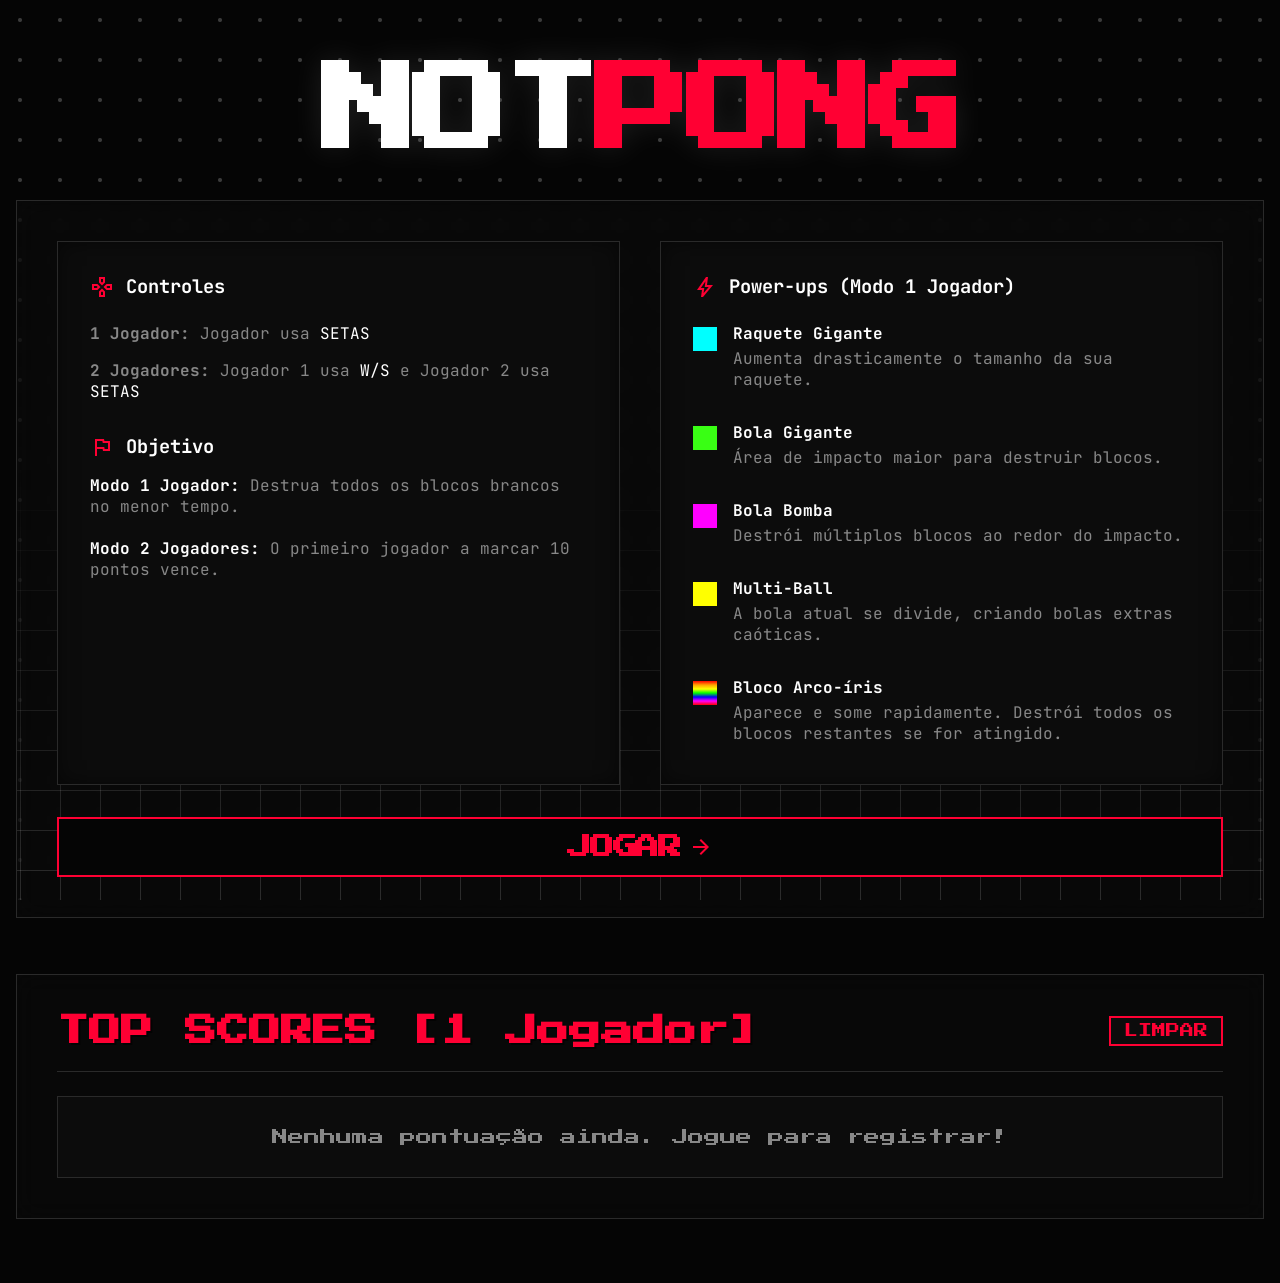
<file: index.html>
<!DOCTYPE html>
<html class="dark" lang="pt-BR">

<head>
    <meta charset="utf-8">
    <meta content="width=device-width, initial-scale=1.0" name="viewport">
    <title>NOTPONG</title>

    <!-- Fonts & Icons -->
    <link rel="icon" type="image/svg+xml" href="favicon.svg">
    <link href="https://fonts.googleapis.com/css2?family=Material+Symbols+Outlined:wght,FILL@100..700,0..1&display=swap"
        rel="stylesheet">

    <!-- Custom CSS -->

    <!-- Custom CSS -->
    <link rel="stylesheet" href="style.css">
</head>

<body class="dot-bg relative">

    <main class="flex-grow w-full px-4 py-12 flex flex-col relative z-10">
        <div class="flex-grow flex items-center justify-center min-h-0 w-full">
            <div class="w-full main-container flex flex-col items-center justify-center">

                <!-- Hero Section -->
                <header class="text-center w-full mb-10">
                    <h1 class="hero-title hero-glow animate-glow-pulse text-primary">
                        NOT<span class="text-interactive-red">PONG</span>
                    </h1>
                </header>

                <!-- Information Section -->
                <section class="panel-container relative group w-full mb-8">
                    <div class="absolute inset-0 pointer-events-none opacity-100 arcade-grid-overlay"></div>

                    <div class="panel-grid relative z-10 w-full mb-8">
                        <!-- Left Column: Controls & Objective -->
                        <div class="sub-panel flex flex-col h-full gap-6">
                            <!-- Controls -->
                            <article>
                                <div class="flex items-center gap-3 mb-4">
                                    <span class="material-symbols-outlined text-interactive-red">gamepad</span>
                                    <h3 class="text-primary font-display-lg font-bold uppercase">
                                        Controles</h3>
                                </div>
                                <ul class="text-muted-text">
                                    <li class="flex justify-between items-center py-2">
                                        <span><strong>1 Jogador:</strong> Jogador usa <span
                                                class="text-primary font-bold">SETAS</span></span>
                                    </li>
                                    <li class="flex justify-between items-center py-2">
                                        <span><strong>2 Jogadores:</strong> Jogador 1 usa <span
                                                class="text-primary font-bold">W/S</span> e Jogador 2 usa <span
                                                class="text-primary font-bold">SETAS</span></span>
                                    </li>
                                </ul>
                            </article>

                            <!-- Objective -->
                            <article>
                                <div class="flex items-center gap-3 mb-4">
                                    <span class="material-symbols-outlined text-interactive-red">flag</span>
                                    <h3 class="text-primary font-display-lg font-bold uppercase">
                                        Objetivo</h3>
                                </div>
                                <p class="text-muted-text mt-2">
                                    <strong class="text-primary">Modo 1 Jogador:</strong> Destrua todos os blocos
                                    brancos no menor tempo.<br><br>
                                    <strong class="text-primary">Modo 2 Jogadores:</strong> O primeiro jogador a marcar
                                    10 pontos vence.
                                </p>
                            </article>
                        </div>

                        <!-- Right Column: Power-ups -->
                        <div class="sub-panel flex flex-col h-full">
                            <!-- Power-ups -->
                            <article>
                                <div class="flex items-center gap-3 mb-4">
                                    <span class="material-symbols-outlined text-interactive-red">bolt</span>
                                    <h3 class="text-primary font-display-lg font-bold uppercase">
                                        Power-ups (Modo 1 Jogador)</h3>
                                </div>
                                <div class="flex flex-col gap-4">
                                    <div class="flex items-start gap-4 py-2">
                                        <div class="flex-shrink-0 mt-1 powerup-cyan-bg" style="width: 24px; height: 24px;"></div>
                                        <div>
                                            <h4 class="font-bold text-primary uppercase mb-1">
                                                Raquete Gigante</h4>
                                            <p class="text-xs text-muted-text">Aumenta drasticamente o tamanho da sua
                                                raquete.</p>
                                        </div>
                                    </div>

                                    <div class="flex items-start gap-4 py-2">
                                        <div class="flex-shrink-0 mt-1 powerup-green-bg" style="width: 24px; height: 24px;"></div>
                                        <div>
                                            <h4 class="font-bold text-primary uppercase mb-1">
                                                Bola Gigante</h4>
                                            <p class="text-xs text-muted-text">Área de impacto maior para destruir
                                                blocos.</p>
                                        </div>
                                    </div>

                                    <div class="flex items-start gap-4 py-2">
                                        <div class="flex-shrink-0 mt-1 powerup-magenta-bg" style="width: 24px; height: 24px;"></div>
                                        <div>
                                            <h4 class="font-bold text-primary uppercase mb-1">
                                                Bola Bomba</h4>
                                            <p class="text-xs text-muted-text">Destrói múltiplos blocos ao redor do
                                                impacto.</p>
                                        </div>
                                    </div>

                                    <div class="flex items-start gap-4 py-2">
                                        <div class="flex-shrink-0 mt-1" style="width: 24px; height: 24px; background-color: #ffff00;"></div>
                                        <div>
                                            <h4 class="font-bold text-primary uppercase mb-1">
                                                Multi-Ball</h4>
                                            <p class="text-xs text-muted-text">A bola atual se divide, criando bolas extras caóticas.</p>
                                        </div>
                                    </div>

                                    <div class="flex items-start gap-4 py-2">
                                        <div class="flex-shrink-0 mt-1 flex items-center justify-center" style="width: 24px; height: 24px; background: linear-gradient(red,orange,yellow,lime,blue,magenta,red);"></div>
                                        <div>
                                            <h4 class="font-bold text-primary uppercase mb-1">
                                                Bloco Arco-íris</h4>
                                            <p class="text-xs text-muted-text">Aparece e some rapidamente. Destrói todos
                                                os blocos restantes se for atingido.</p>
                                        </div>
                                    </div>
                                </div>
                            </article>
                        </div>
                    </div>

                    <!-- Play Button (Full Width) -->
                    <div class="w-full relative z-10">
                        <a href="pong/index.html" class="btn-primary w-full py-4 px-6 btn-glow group">
                            <span class="relative z-10 flex items-center gap-2">JOGAR <span class="material-symbols-outlined icon-arrow">arrow_forward</span></span>
                        </a>
                    </div>
                </section>

                <!-- Leaderboard Section -->
                <section class="panel-container w-full mt-6 relative overflow-hidden">
                    <div class="absolute inset-0 pointer-events-none opacity-100 arcade-grid-overlay"></div>
                    <div class="relative z-10 flex items-center justify-between" style="padding-bottom: 1.5rem; margin-bottom: 1.5rem; border-bottom: 1px solid var(--color-border-subtle);">
                        <h2 class="font-label-dot-matrix text-interactive-red tracking-widest" style="font-size: 2rem; text-shadow: 2px 2px 0px rgba(0,0,0,0.5);">TOP SCORES [1
                            Jogador]</h2>
                        <div class="flex items-center gap-3">
                            <button id="clearLeaderboardBtn" class="btn-outline px-2 py-1">Limpar</button>
                        </div>
                    </div>
                    <div id="leaderboardContainer" class="relative z-10 flex flex-col font-label-dot-matrix text-sm w-full">
                    </div>
                </section>

            </div>
        </div>
    </main>

    <!-- Scripts -->
    <script type="module" src="hub.js"></script>
</body>

</html>
</file>
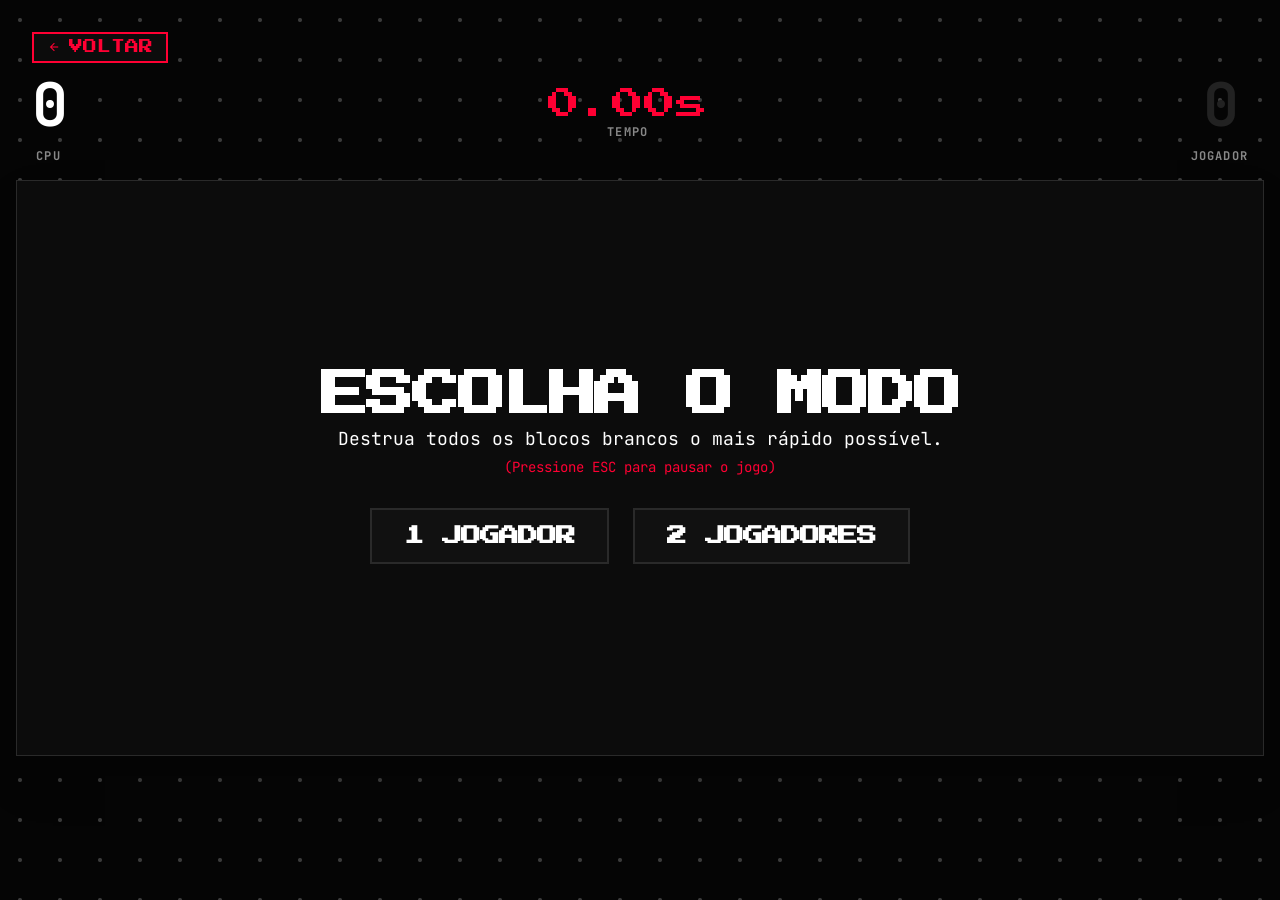
<file: pong/index.html>
<!DOCTYPE html>
<html class="dark" lang="pt-BR">

<head>
    <meta charset="utf-8">
    <meta content="width=device-width, initial-scale=1.0" name="viewport">
    <title>NOTPONG</title>

    <!-- Fonts & Icons -->
    <link rel="icon" type="image/svg+xml" href="../favicon.svg">
    <link href="https://fonts.googleapis.com" rel="preconnect">
    <link crossorigin="" href="https://fonts.gstatic.com" rel="preconnect">
    <link href="https://fonts.googleapis.com/css2?family=Material+Symbols+Outlined:wght,FILL@100..700,0..1&display=swap"
        rel="stylesheet">
    <link
        href="https://fonts.googleapis.com/css2?family=Inter:wght@400&family=Space+Grotesk:wght@500;700&family=Space+Mono:ital,wght@0,400;0,700&family=DotGothic16&display=swap"
        rel="stylesheet">

    <!-- Custom CSS -->
    <link rel="stylesheet" href="../style.css">
</head>

<body class="dot-bg relative overflow-hidden">

    <!-- Back Button -->
    <div class="back-button-container">
        <button id="btnTopBack" class="btn-outline group flex items-center gap-2 px-2 py-1">
            <span class="material-symbols-outlined icon-arrow-back" style="font-size: 14px;">arrow_back</span>
            <span>Voltar</span>
        </button>
    </div>

    <!-- Hidden element to prevent JS errors -->
    <div id="controlsHint" class="hidden"></div>

    <!-- Main Content -->
    <main class="game-container">

        <!-- Scoreboard Header -->
        <header class="game-header">
            <div class="flex flex-col items-center">
                <div class="score-value text-primary" id="scoreDay">0</div>
                <div class="score-label" id="p1Label">CPU</div>
            </div>

            <div class="flex flex-col items-center">
                <div class="time-value" id="timerDisplay">0.00s</div>
                <div class="score-label">Tempo</div>
            </div>

            <div class="flex flex-col items-center">
                <div class="score-value" style="color: var(--color-surface-variant);" id="scoreNight">0</div>
                <div class="score-label" id="p2Label">Jogador</div>
            </div>
        </header>

        <!-- Game Area -->
        <section class="game-canvas-wrapper">
            <canvas style="display: block; width: 100%; height: 100%; object-fit: contain;" id="pongCanvas" width="1300"
                height="600"></canvas>

            <!-- Game Overlay -->
            <div id="overlay"
                class="absolute inset-0 overlay-bg flex flex-col items-center justify-center transition-opacity z-40"
                style="transition-duration: 300ms;">
                <h2 class="hero-title text-primary mb-2 text-center" style="font-size: 3rem;" id="overlayTitle">ESCOLHA
                    O MODO</h2>
                <p class="text-primary mb-8 text-center" style="font-size: 1.125rem;" id="overlayDesc">
                    Destrua todos os blocos brancos o mais rápido possível.<br>
                    <span class="text-interactive-red mt-2 flex justify-center font-bold"
                        style="font-size: 0.875rem;">(Pressione ESC para pausar o jogo)</span>
                </p>

                <div id="modeButtons" class="flex gap-6">
                    <button id="btn1Player" class="btn-secondary px-8 py-4">1 JOGADOR</button>
                    <button id="btn2Players" class="btn-secondary px-8 py-4">2 JOGADORES</button>
                </div>

                <div id="nameInputContainer" class="hidden flex-col items-center gap-4">
                    <input type="text" id="playerNameInput" placeholder="JOGADOR" class="input-primary px-6 py-3"
                        style="width: 16rem;" maxlength="10">
                    <button id="btnStartSingle" class="btn-secondary px-8 py-4 w-full">COMEÇAR</button>
                </div>

                <div id="gameOverButtons" class="hidden flex-col items-center gap-4 mt-6">
                    <button id="btnPlayAgain" class="btn-secondary px-8 py-4 w-full">JOGAR NOVAMENTE</button>
                    <button id="btnBackToMenu" class="btn-ghost px-8 py-2 w-full">VOLTAR</button>
                </div>

                <div id="scoreboard" class="hidden flex-col items-center mt-6 w-full" style="max-width: 24rem;">
                    <h3 class="font-display-lg text-interactive-red mb-2" style="font-size: 1.5rem;">TOP 3 TEMPOS</h3>
                    <div id="scoreboardList" class="w-full flex flex-col gap-2 font-label-dot-matrix text-primary"
                        style="font-size: 1.125rem;">
                    </div>
                </div>
            </div>

            <!-- Pause Overlay -->
            <div id="pauseOverlay"
                class="absolute inset-0 overlay-bg hidden flex-col items-center justify-center transition-opacity z-40"
                style="transition-duration: 300ms;">
                <h2 class="hero-title text-primary mb-2 text-center" style="font-size: 3rem;">PAUSADO</h2>
                <p class="font-label-dot-matrix text-muted-text" style="font-size: 1.125rem;">Pressione ESC para
                    continuar</p>
            </div>
        </section>

        <!-- Powerup Timers UI -->
        <footer class="powerup-footer">
            <div id="uiBigPaddle" class="flex items-center gap-2 opacity-0" style="transition: opacity 200ms;">
                <span style="width: 1rem; height: 1rem; border-radius: 0.125rem; background-color: #00ffff;"></span>
                <span class="font-label-dot-matrix text-muted-text uppercase"
                    style="font-size: 0.875rem; letter-spacing: 0.1em;">Raquete Gigante:
                    <span id="timeBigPaddle" style="color: #00ffff;">0.0</span>s</span>
            </div>

            <div id="uiBigBall" class="flex items-center gap-2 opacity-0" style="transition: opacity 200ms;">
                <span style="width: 1rem; height: 1rem; border-radius: 9999px; background-color: #39ff14;"></span>
                <span class="font-label-dot-matrix text-muted-text uppercase"
                    style="font-size: 0.875rem; letter-spacing: 0.1em;">Bola Gigante:
                    <span id="timeBigBall" style="color: #39ff14;">0.0</span>s</span>
            </div>

            <div id="uiBombBall" class="flex items-center gap-2 opacity-0" style="transition: opacity 200ms;">
                <span style="width: 1rem; height: 1rem; border-radius: 9999px; background-color: #ff00ff;"></span>
                <span class="font-label-dot-matrix text-muted-text uppercase"
                    style="font-size: 0.875rem; letter-spacing: 0.1em;">Bola Bomba:
                    <span id="timeBombBall" style="color: #ff00ff;">0.0</span>s</span>
            </div>
        </footer>

    </main>

    <script type="module" src="src/main.js"></script>
</body>

</html>
</file>
<file: style.css>
@import url('https://fonts.googleapis.com/css2?family=JetBrains+Mono:wght@400;700;800&family=Press+Start+2P&display=swap');

:root {
    /* Colors */
    --color-primary: #ffffff;
    --color-background: #050505;
    --color-surface: #111111;
    --color-surface-variant: #222222;
    --color-border-subtle: #2a2a2a;
    --color-interactive-red: #FF0033;
    --color-muted-text: #888888;

    /* Fonts */
    --font-display-lg: 'JetBrains Mono', monospace;
    --font-body-md: 'JetBrains Mono', monospace;
    --font-label-dot-matrix: 'Press Start 2P', monospace;
}

/* ==========================================
   Base Styles & Resets
   ========================================== */
*,
*::before,
*::after {
    box-sizing: border-box;
    margin: 0;
    padding: 0;
}

body {
    font-family: var(--font-body-md);
    background-color: var(--color-background);
    color: var(--color-primary);
    -webkit-font-smoothing: antialiased;
    -moz-osx-font-smoothing: grayscale;
    min-height: 100vh;
    display: flex;
    flex-direction: column;
}

a {
    text-decoration: none;
    color: inherit;
}

ul {
    list-style: none;
}

button,
input {
    font-family: inherit;
}

/* ==========================================
   Background & Overlays
   ========================================== */
.dot-bg {
    background-color: var(--color-background);
    background-image: radial-gradient(circle, rgba(255, 255, 255, 0.22) 1.5px, transparent 2.5px);
    background-size: 40px 40px;
    background-position: 0 0;
    background-attachment: fixed;
}

.arcade-grid-overlay {
    background-image:
        linear-gradient(rgba(255, 255, 255, 0.15) 1px, transparent 1px),
        linear-gradient(90deg, rgba(255, 255, 255, 0.15) 1px, transparent 1px);
    background-size: 40px 40px;
    background-position: center;
    background-attachment: fixed;
    mask-image: linear-gradient(to bottom, transparent 0%, transparent 35%, black 100%);
    -webkit-mask-image: linear-gradient(to bottom, transparent 0%, transparent 35%, black 100%);
}

/* ==========================================
   Layout Components
   ========================================== */
.main-container {
    max-width: 1400px;
}

/* ==========================================
   Interactive Elements & Animations
   ========================================== */
.game-card {
    transition: transform 0.3s cubic-bezier(0.4, 0, 0.2, 1), border-color 0.3s ease, box-shadow 0.3s ease;
}

.game-card:hover {
    transform: translateY(-6px);
    border-color: #FF0033;
    box-shadow: 0 10px 40px -10px rgba(255, 0, 51, 0.15);
}

.game-card:hover .arrow-icon {
    transform: translateX(6px);
    color: #FF0033;
}

.arrow-icon {
    transition: transform 0.3s ease, color 0.3s ease;
}

.hero-glow {
    filter: drop-shadow(0 0 15px rgba(255, 255, 255, 0.1));
}

.btn-glow:hover {
    box-shadow: 0 0 30px rgba(255, 0, 51, 0.4);
}

/* ==========================================
   Text & Typography Colors
   ========================================== */
.text-gold {
    color: #FFD700;
}

.text-silver {
    color: #C0C0C0;
}

.text-bronze {
    color: #CD7F32;
}

/* ==========================================
   Power-up Visuals
   ========================================== */
.powerup-cyan-bg {
    background-color: #00ffff;
}

.powerup-cyan-shadow {
    box-shadow: 0 0 10px rgba(0, 255, 255, 0.5);
}

.powerup-green-bg {
    background-color: #39ff14;
}

.powerup-green-border {
    border-color: #39ff14;
}

.powerup-magenta-bg {
    background-color: #ff00ff;
}

.powerup-magenta-shadow {
    box-shadow: 0 0 10px rgba(255, 0, 255, 0.5);
}

.powerup-magenta-gradient {
    background: radial-gradient(circle, transparent 20%, #000 120%);
}

/* Screen Shake Animation */
@keyframes shake {
    0% {
        transform: translate(0, 0);
    }

    20% {
        transform: translate(-var(--shake-x, 2px), var(--shake-y, 2px));
    }

    40% {
        transform: translate(var(--shake-x, 2px), -var(--shake-y, 2px));
    }

    60% {
        transform: translate(-var(--shake-x, 2px), -var(--shake-y, 2px));
    }

    80% {
        transform: translate(var(--shake-x, 2px), var(--shake-y, 2px));
    }

    100% {
        transform: translate(0, 0);
    }
}

.shake {
    animation: shake 0.3s cubic-bezier(.36, .07, .19, .97) both;
}

/* ==========================================
   Custom Animations
   ========================================== */
@keyframes slide-up {
    0% {
        transform: translateY(30px);
        opacity: 0;
    }

    100% {
        transform: translateY(0);
        opacity: 1;
    }
}

@keyframes glow-pulse {

    0%,
    100% {
        filter: drop-shadow(0 0 15px rgba(255, 255, 255, 0.1));
    }

    50% {
        filter: drop-shadow(0 0 35px rgba(255, 0, 51, 0.3));
    }
}

@keyframes fade-in {
    0% {
        opacity: 0;
    }

    100% {
        opacity: 1;
    }
}

.animate-slide-up {
    animation: slide-up 0.8s cubic-bezier(0.16, 1, 0.3, 1) forwards;
}

.animate-glow-pulse {
    animation: glow-pulse 4s ease-in-out infinite;
}

.animate-fade-in {
    animation: fade-in 0.6s ease-out forwards;
}

/* ==========================================
   Utility Classes (State & Flex)
   ========================================== */
.hidden {
    display: none !important;
}

.flex {
    display: flex;
}

.flex-col {
    flex-direction: column;
}

.items-center {
    align-items: center;
}

.items-start {
    align-items: flex-start;
}

.justify-center {
    justify-content: center;
}

.justify-between {
    justify-content: space-between;
}

.gap-2 {
    gap: 0.5rem;
}

.gap-3 {
    gap: 0.75rem;
}

.gap-4 {
    gap: 1rem;
}

.gap-6 {
    gap: 1.5rem;
}

.w-full {
    width: 100%;
}

.h-full {
    height: 100%;
}

.text-center {
    text-align: center;
}

.relative {
    position: relative;
}

.absolute {
    position: absolute;
}

.inset-0 {
    top: 0;
    right: 0;
    bottom: 0;
    left: 0;
}

.z-10 {
    z-index: 10;
}

.z-40 {
    z-index: 40;
}

.opacity-0 {
    opacity: 0;
}

.opacity-100 {
    opacity: 1;
}

.pointer-events-none {
    pointer-events: none;
}

.mt-1 {
    margin-top: 0.25rem;
}

.mt-2 {
    margin-top: 0.5rem;
}

.mt-6 {
    margin-top: 1.5rem;
}

.mb-1 {
    margin-bottom: 0.25rem;
}

.mb-2 {
    margin-bottom: 0.5rem;
}

.mb-4 {
    margin-bottom: 1rem;
}

.mb-8 {
    margin-bottom: 2rem;
}

.mb-10 {
    margin-bottom: 2.5rem;
}

.py-2 {
    padding-top: 0.5rem;
    padding-bottom: 0.5rem;
}

.py-4 {
    padding-top: 1rem;
    padding-bottom: 1rem;
}

.py-12 {
    padding-top: 4rem;
    padding-bottom: 4rem;
}

.px-2 {
    padding-left: 0.5rem;
    padding-right: 0.5rem;
}

.px-4 {
    padding-left: 1rem;
    padding-right: 1rem;
}

.px-6 {
    padding-left: 1.5rem;
    padding-right: 1.5rem;
}

.px-8 {
    padding-left: 2rem;
    padding-right: 2rem;
}

.flex-grow {
    flex-grow: 1;
}

.flex-shrink-0 {
    flex-shrink: 0;
}

/* ==========================================
   Semantic Classes (Landing Page & Game UI)
   ========================================== */
.text-primary {
    color: var(--color-primary);
}

.text-interactive-red {
    color: var(--color-interactive-red);
}

.text-muted-text {
    color: var(--color-muted-text);
}

.font-display-lg {
    font-family: var(--font-display-lg);
}

.font-label-dot-matrix {
    font-family: var(--font-label-dot-matrix);
}

.hero-title {
    font-family: var(--font-label-dot-matrix);
    font-size: 3.75rem;
    letter-spacing: -0.05em;
    font-weight: 700;
    text-transform: uppercase;
}

@media (min-width: 768px) {
    .hero-title {
        font-size: 6rem;
    }
}

.panel-container {
    background-color: rgba(17, 17, 17, 0.3);
    /* surface/30 */
    border: 1px solid var(--color-border-subtle);
    padding: 2rem;
    backdrop-filter: blur(12px);
    overflow: hidden;
}

@media (min-width: 768px) {
    .panel-container {
        padding: 2.5rem;
    }
}

.panel-grid {
    display: grid;
    grid-template-columns: 1fr;
    gap: 1.5rem;
}

@media (min-width: 768px) {
    .panel-grid {
        grid-template-columns: repeat(2, minmax(0, 1fr));
        gap: 2.5rem;
    }
}

.leaderboard-item {
    padding: 1.5rem;
    background-color: #0c0c0c;
    border: 1px solid var(--color-border-subtle);
    margin-bottom: 1rem;
    line-height: 1.5;
    display: flex;
    align-items: center;
    gap: 1rem;
    position: relative;
    z-index: 10;
    font-family: var(--font-label-dot-matrix);
}

.leaderboard-item:last-child {
    margin-bottom: 0;
}

.sub-panel {
    border: 1px solid var(--color-border-subtle);
    padding: 1.5rem;
    background-color: #0c0c0c;
    box-shadow: inset 0 0 20px rgba(0, 0, 0, 0.5);
}

@media (min-width: 768px) {
    .sub-panel {
        padding: 2rem;
    }
}

.btn-primary {
    background-color: var(--color-background);
    border: 2px solid var(--color-interactive-red);
    color: var(--color-interactive-red);
    font-family: var(--font-label-dot-matrix);
    font-size: 1.5rem;
    font-weight: 800;
    letter-spacing: -0.05em;
    text-transform: uppercase;
    cursor: pointer;
    transition: all 0.2s;
    display: flex;
    justify-content: center;
    align-items: center;
    gap: 0.5rem;
}

.btn-primary:hover {
    background-color: var(--color-interactive-red);
    color: var(--color-primary);
    box-shadow: 0 0 20px rgba(255, 0, 51, 0.4);
}

.btn-secondary {
    background-color: var(--color-surface);
    border: 2px solid var(--color-border-subtle);
    color: var(--color-primary);
    font-family: var(--font-label-dot-matrix);
    font-size: 1.25rem;
    font-weight: 800;
    letter-spacing: -0.05em;
    cursor: pointer;
    transition: all 0.2s;
    display: flex;
    justify-content: center;
    align-items: center;
}

.btn-secondary:hover {
    border-color: var(--color-interactive-red);
    background-color: var(--color-interactive-red);
}

.btn-ghost {
    background-color: transparent;
    border: none;
    color: var(--color-muted-text);
    font-family: var(--font-label-dot-matrix);
    font-size: 1rem;
    font-weight: 700;
    cursor: pointer;
    transition: all 0.2s;
    display: flex;
    justify-content: center;
    align-items: center;
}

.btn-ghost:hover {
    color: var(--color-primary);
    background-color: var(--color-surface-variant);
}

.btn-outline {
    background-color: #0c0c0c;
    border: 2px solid var(--color-interactive-red);
    color: var(--color-interactive-red);
    font-family: var(--font-label-dot-matrix);
    font-size: 14px;
    padding: .4rem .8rem;
    text-transform: uppercase;
    cursor: pointer;
    transition: all 0.2s;
}

.btn-outline:hover {
    background-color: var(--color-interactive-red);
    color: var(--color-primary);
}

.icon-arrow {
    transition: transform 0.2s ease;
}

.group:hover .icon-arrow {
    transform: translateX(0.5rem);
}

.icon-arrow-back {
    transition: transform 0.2s ease;
}

.group:hover .icon-arrow-back {
    transform: translateX(-0.25rem);
}

.input-primary {
    background-color: var(--color-surface);
    border: 2px solid var(--color-border-subtle);
    color: var(--color-primary);
    font-family: var(--font-display-lg);
    font-size: 1.25rem;
    letter-spacing: -0.05em;
    text-align: center;
    outline: none;
    transition: border-color 0.2s;
}

.input-primary:focus {
    border-color: var(--color-interactive-red);
}

.leaderboard-item {
    background-color: 0c0c0c;
    border: 1px solid var(--color-border-subtle);
    padding: 0.75rem;
    transition: all 0.2s;
}

.leaderboard-item:hover {
    background-color: #2a2a2a;
    border-color: #444;
}

.overlay-bg {
    background-color: #0c0c0c;
}

.game-container {
    max-width: 1400px;
    margin: 0 auto;
    flex-grow: 1;
    display: flex;
    flex-direction: column;
    align-items: center;
    justify-content: center;
    padding: 1.5rem 1rem 3rem 1rem;
    position: relative;
    z-index: 10;
    width: 100%;
}

.game-header {
    width: 100%;
    display: flex;
    justify-content: space-between;
    align-items: center;
    margin-bottom: 1rem;
    padding: 0 1rem;
}

.score-value {
    font-family: var(--font-display-lg);
    font-size: 3rem;
    font-weight: 700;
    letter-spacing: -0.05em;
}

@media (min-width: 768px) {
    .score-value {
        font-size: 3.75rem;
    }
}

.score-label {
    font-size: 0.75rem;
    letter-spacing: 0.1em;
    color: var(--color-muted-text);
    font-weight: 700;
    text-transform: uppercase;
    margin-top: 0.25rem;
}

.time-value {
    font-family: var(--font-label-dot-matrix);
    font-size: 20px;
    /* Base 20px for retro feel */
    color: var(--color-interactive-red);
    letter-spacing: 0;
}

@media (min-width: 768px) {
    .time-value {
        font-size: 32px;
    }
}

.game-canvas-wrapper {
    position: relative;
    width: 100%;
    aspect-ratio: 13/6;
    border: 1px solid var(--color-border-subtle);
    background-color: var(--color-surface-variant);
    overflow: hidden;
    box-shadow: 0 25px 50px -12px rgba(0, 0, 0, 0.25);
    display: flex;
    align-items: center;
    justify-content: center;
}

.powerup-footer {
    width: 100%;
    max-width: 1300px;
    margin-top: 1.5rem;
    display: flex;
    justify-content: center;
    gap: 2rem;
    height: 2rem;
}

.back-button-container {
    position: absolute;
    top: 1.5rem;
    left: 1.5rem;
    z-index: 50;
}

@media (min-width: 768px) {
    .back-button-container {
        top: 2rem;
        left: 2rem;
    }
}
</file>
